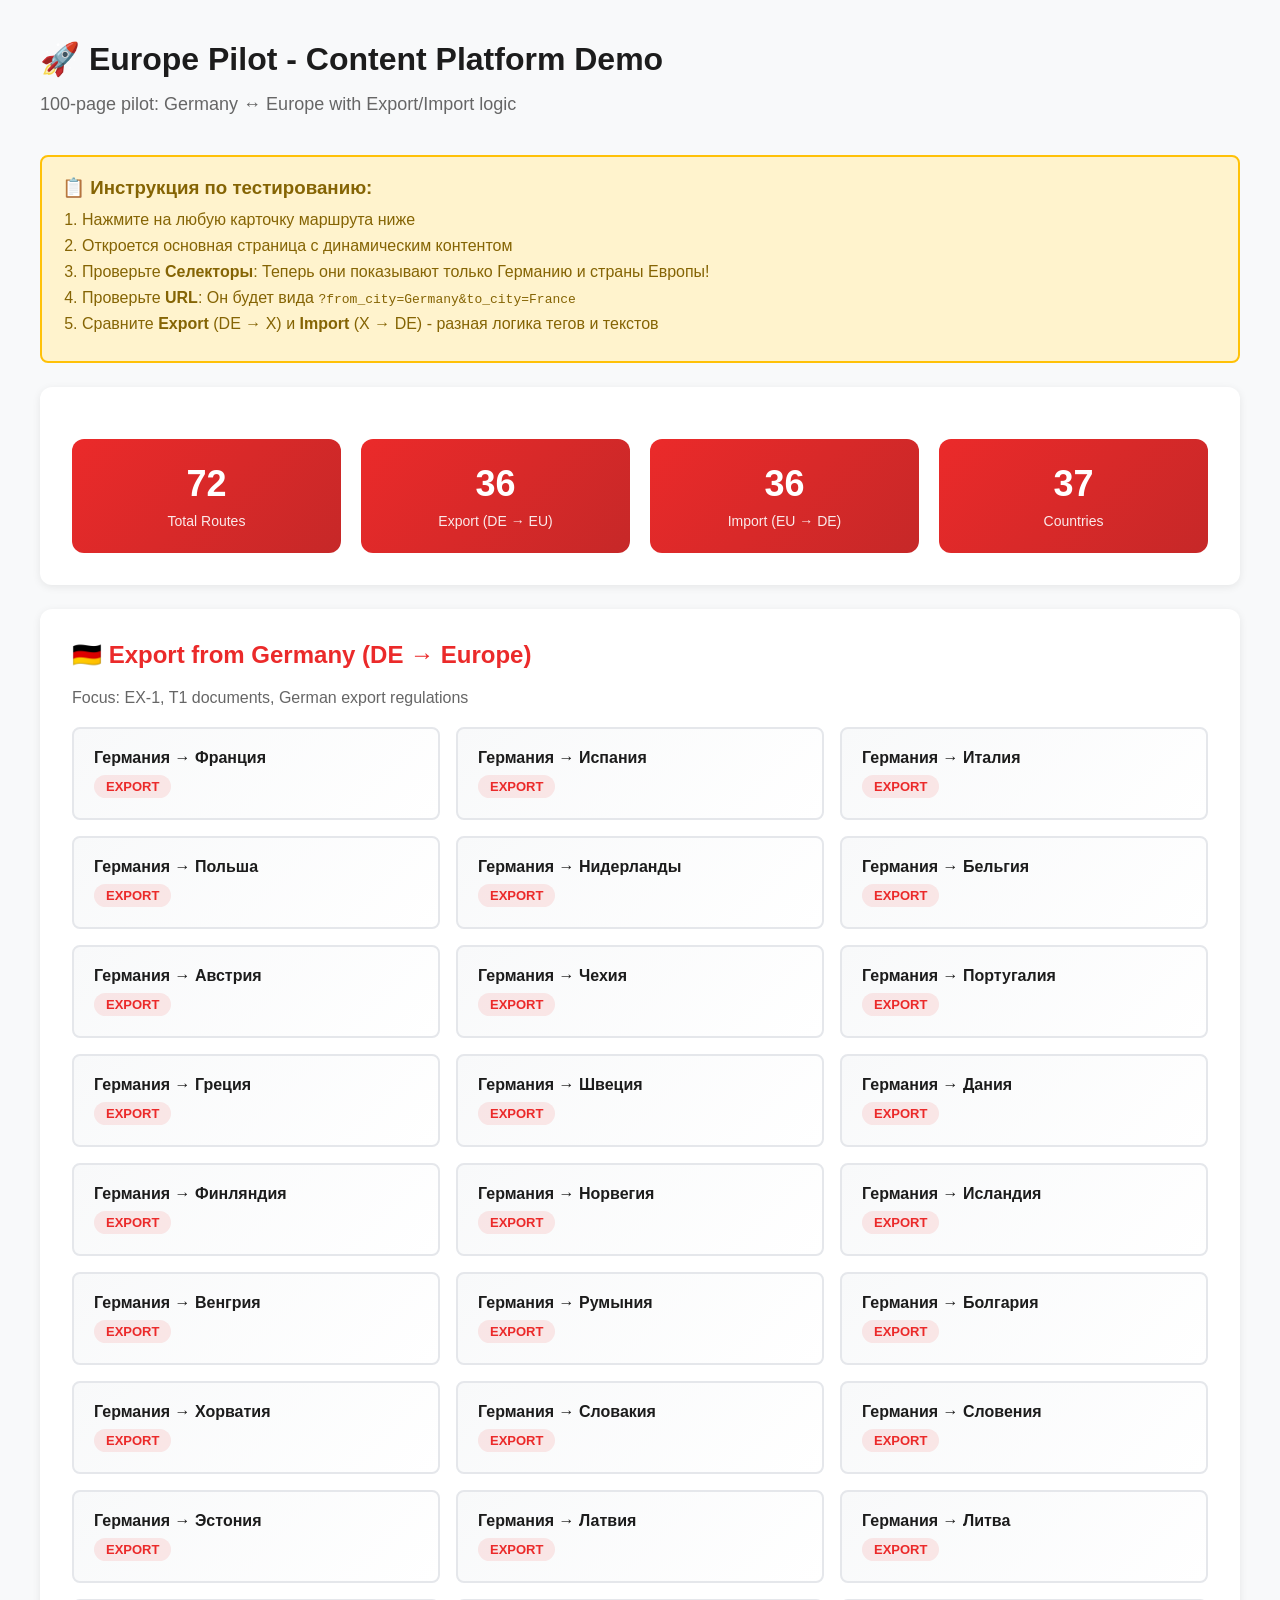
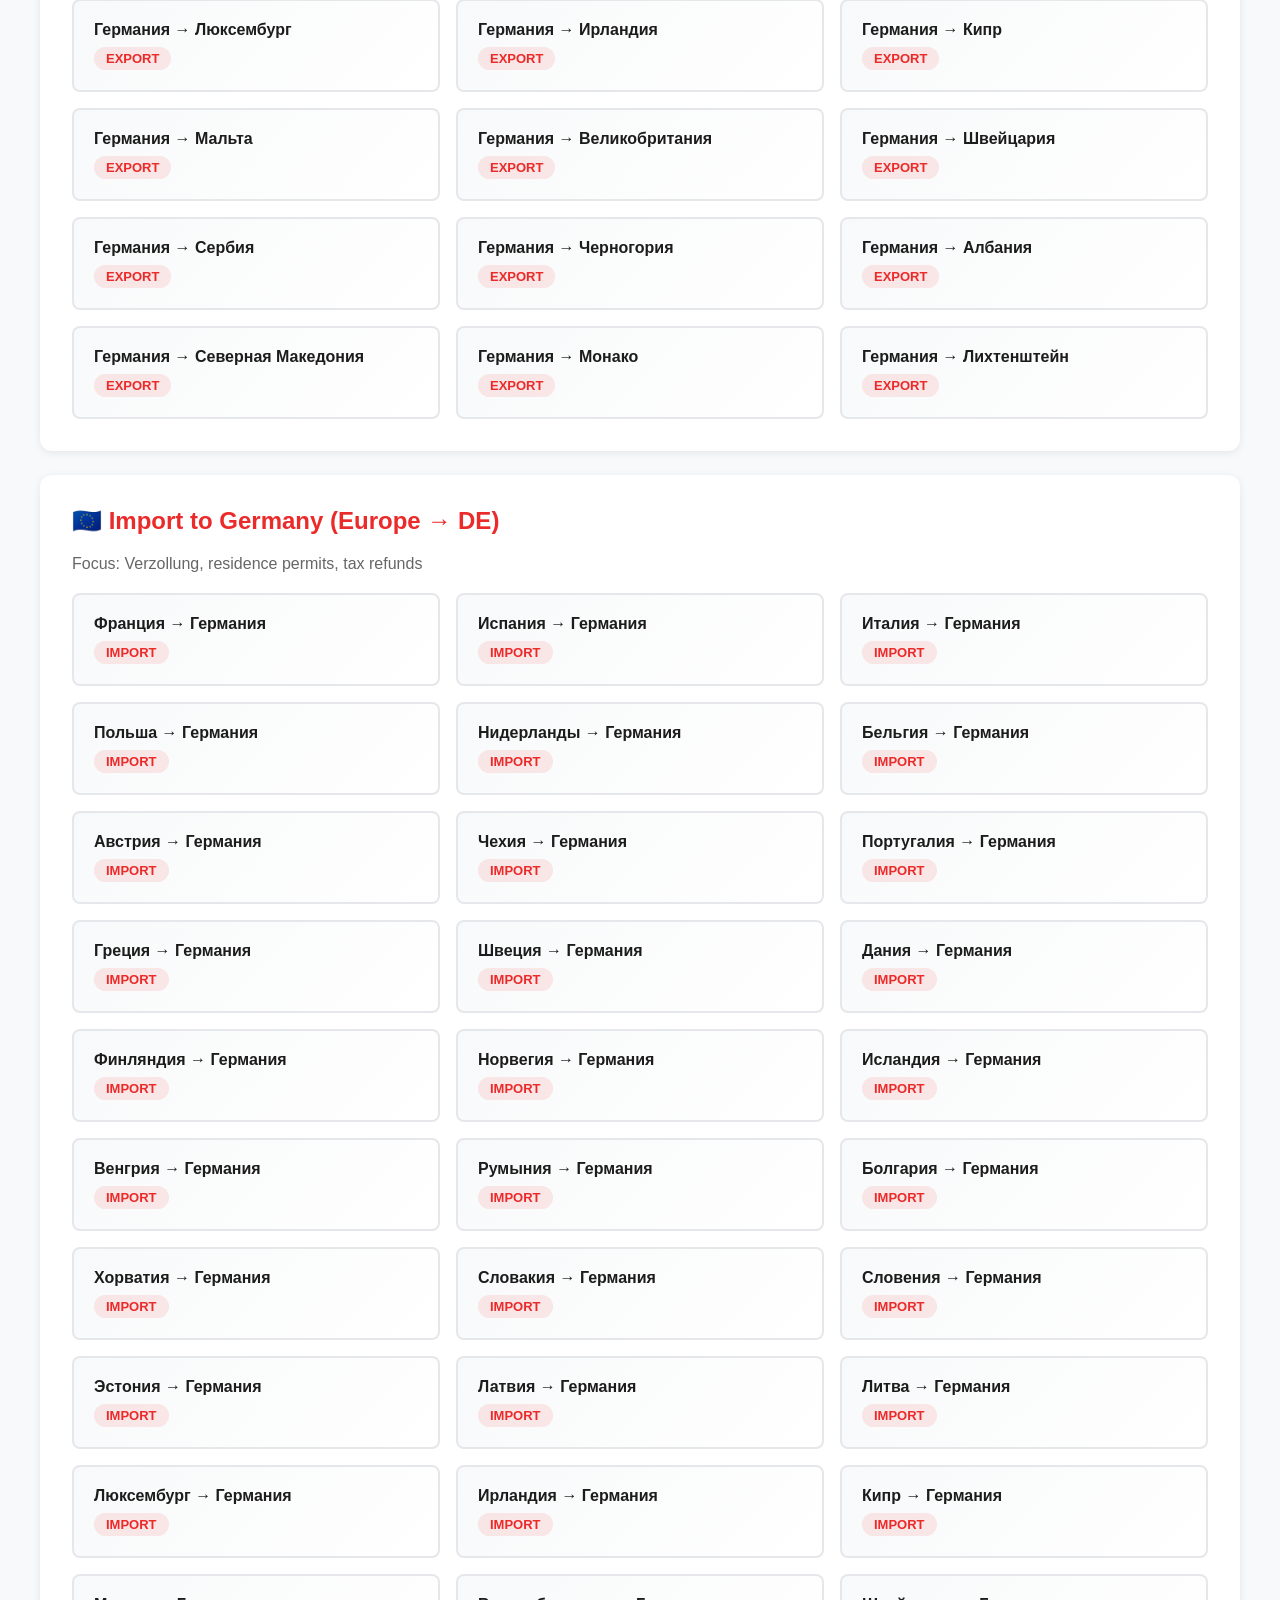
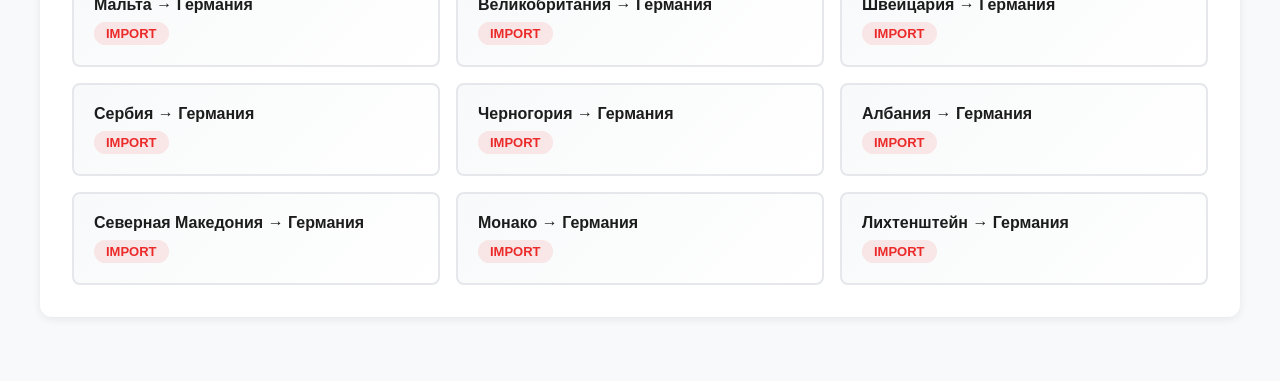
<file: demo-pilot.html>
<!DOCTYPE html>
<html lang="ru">

<head>
    <meta charset="UTF-8">
    <meta name="viewport" content="width=device-width, initial-scale=1.0">
    <title>Europe Pilot Demo - Content Platform Test</title>
    <style>
        * {
            margin: 0;
            padding: 0;
            box-sizing: border-box;
        }

        body {
            font-family: 'Inter', sans-serif;
            background: #f8f9fa;
            padding: 40px 20px;
        }

        .container {
            max-width: 1200px;
            margin: 0 auto;
        }

        h1 {
            color: #1C1C1C;
            margin-bottom: 16px;
            font-size: 32px;
        }

        .subtitle {
            color: #666;
            margin-bottom: 40px;
            font-size: 18px;
        }

        .section {
            background: white;
            padding: 32px;
            border-radius: 12px;
            margin-bottom: 24px;
            box-shadow: 0 2px 8px rgba(0, 0, 0, 0.08);
        }

        h2 {
            color: #EB2A2A;
            margin-bottom: 20px;
            font-size: 24px;
        }

        .route-grid {
            display: grid;
            grid-template-columns: repeat(auto-fill, minmax(300px, 1fr));
            gap: 16px;
            margin-top: 20px;
        }

        .route-card {
            padding: 20px;
            background: linear-gradient(135deg, #f8f9fa 0%, #ffffff 100%);
            border: 2px solid #e5e7eb;
            border-radius: 8px;
            cursor: pointer;
            transition: all 0.3s ease;
            text-decoration: none;
            color: inherit;
            display: block;
        }

        .route-card:hover {
            transform: translateY(-4px);
            box-shadow: 0 8px 16px rgba(235, 42, 42, 0.15);
            border-color: #EB2A2A;
        }

        .route-title {
            font-weight: 700;
            font-size: 16px;
            margin-bottom: 8px;
            color: #1C1C1C;
        }

        .route-direction {
            font-size: 13px;
            color: #666;
            display: inline-block;
            padding: 4px 12px;
            background: rgba(235, 42, 42, 0.1);
            border-radius: 12px;
            font-weight: 600;
            color: #EB2A2A;
        }

        .stats {
            display: grid;
            grid-template-columns: repeat(auto-fit, minmax(200px, 1fr));
            gap: 20px;
            margin-top: 20px;
        }

        .stat-card {
            padding: 24px;
            background: linear-gradient(135deg, #EB2A2A, #c62828);
            color: white;
            border-radius: 12px;
            text-align: center;
        }

        .stat-number {
            font-size: 36px;
            font-weight: 700;
            margin-bottom: 8px;
        }

        .stat-label {
            font-size: 14px;
            opacity: 0.9;
        }

        .instructions {
            background: #fff3cd;
            border: 2px solid #ffc107;
            border-radius: 8px;
            padding: 20px;
            margin-bottom: 24px;
        }

        .instructions h3 {
            color: #856404;
            margin-bottom: 12px;
        }

        .instructions ol {
            margin-left: 20px;
            color: #856404;
        }

        .instructions li {
            margin-bottom: 8px;
        }

        .badge {
            display: inline-block;
            padding: 4px 12px;
            background: #28a745;
            color: white;
            border-radius: 12px;
            font-size: 12px;
            font-weight: 600;
            margin-left: 8px;
        }
    </style>
</head>

<body>
    <div class="container">
        <h1>🚀 Europe Pilot - Content Platform Demo</h1>
        <p class="subtitle">100-page pilot: Germany ↔ Europe with Export/Import logic</p>

        <div class="instructions">
            <h3>📋 Инструкция по тестированию:</h3>
            <ol>
                <li>Нажмите на любую карточку маршрута ниже</li>
                <li>Откроется основная страница с динамическим контентом</li>
                <li>Проверьте <strong>Селекторы</strong>: Теперь они показывают только Германию и страны Европы!</li>
                <li>Проверьте <strong>URL</strong>: Он будет вида <code>?from_city=Germany&to_city=France</code></li>
                <li>Сравните <strong>Export</strong> (DE → X) и <strong>Import</strong> (X → DE) - разная логика тегов и
                    текстов</li>
            </ol>
        </div>

        <div class="section">
            <div class="stats">
                <div class="stat-card">
                    <div class="stat-number">72</div>
                    <div class="stat-label">Total Routes</div>
                </div>
                <div class="stat-card">
                    <div class="stat-number">36</div>
                    <div class="stat-label">Export (DE → EU)</div>
                </div>
                <div class="stat-card">
                    <div class="stat-number">36</div>
                    <div class="stat-label">Import (EU → DE)</div>
                </div>
                <div class="stat-card">
                    <div class="stat-number">37</div>
                    <div class="stat-label">Countries</div>
                </div>
            </div>
        </div>

        <div class="section">
            <h2>🇩🇪 Export from Germany (DE → Europe)</h2>
            <p style="color: #666; margin-bottom: 16px;">Focus: EX-1, T1 documents, German export regulations</p>
            <div class="route-grid" id="export-routes"></div>
        </div>

        <div class="section">
            <h2>🇪🇺 Import to Germany (Europe → DE)</h2>
            <p style="color: #666; margin-bottom: 16px;">Focus: Verzollung, residence permits, tax refunds</p>
            <div class="route-grid" id="import-routes"></div>
        </div>
    </div>

    <script type="module">
        import { PILOT_ROUTES } from './js/data/routes-pilot.js';
        import { EUROPE_COUNTRIES, GERMANY } from './js/data/europe-countries.js';

        // Separate routes by direction
        const exportRoutes = PILOT_ROUTES.filter(r => r.direction === 'export');
        const importRoutes = PILOT_ROUTES.filter(r => r.direction === 'import');

        // Render export routes (Germany -> Europe)
        const exportContainer = document.getElementById('export-routes');
        exportRoutes.slice(0, 40).forEach(route => {
            const toCountry = EUROPE_COUNTRIES[route.to];
            if (!toCountry) return;

            const card = document.createElement('a');
            card.className = 'route-card';
            // NEW LOGIC: Use Country Names directly
            card.href = `index.html?from_city=Germany&to_city=${route.to}`;

            card.innerHTML = `
                <div class="route-title">Германия → ${toCountry.ru}</div>
                <span class="route-direction">EXPORT</span>
            `;
            exportContainer.appendChild(card);
        });

        // Render import routes (Europe -> Germany)
        const importContainer = document.getElementById('import-routes');
        importRoutes.slice(0, 40).forEach(route => {
            const fromCountry = EUROPE_COUNTRIES[route.from];
            if (!fromCountry) return;

            const card = document.createElement('a');
            card.className = 'route-card';
            // NEW LOGIC: Use Country Names directly
            card.href = `index.html?from_city=${route.from}&to_city=Germany`;

            card.innerHTML = `
                <div class="route-title">${fromCountry.ru} → Германия</div>
                <span class="route-direction">IMPORT</span>
            `;
            importContainer.appendChild(card);
        });

        console.log('✅ Demo loaded: Showing routes. Links updated to use Country Params (Pilot Architecture).');
    </script>
</body>

</html>
</file>
